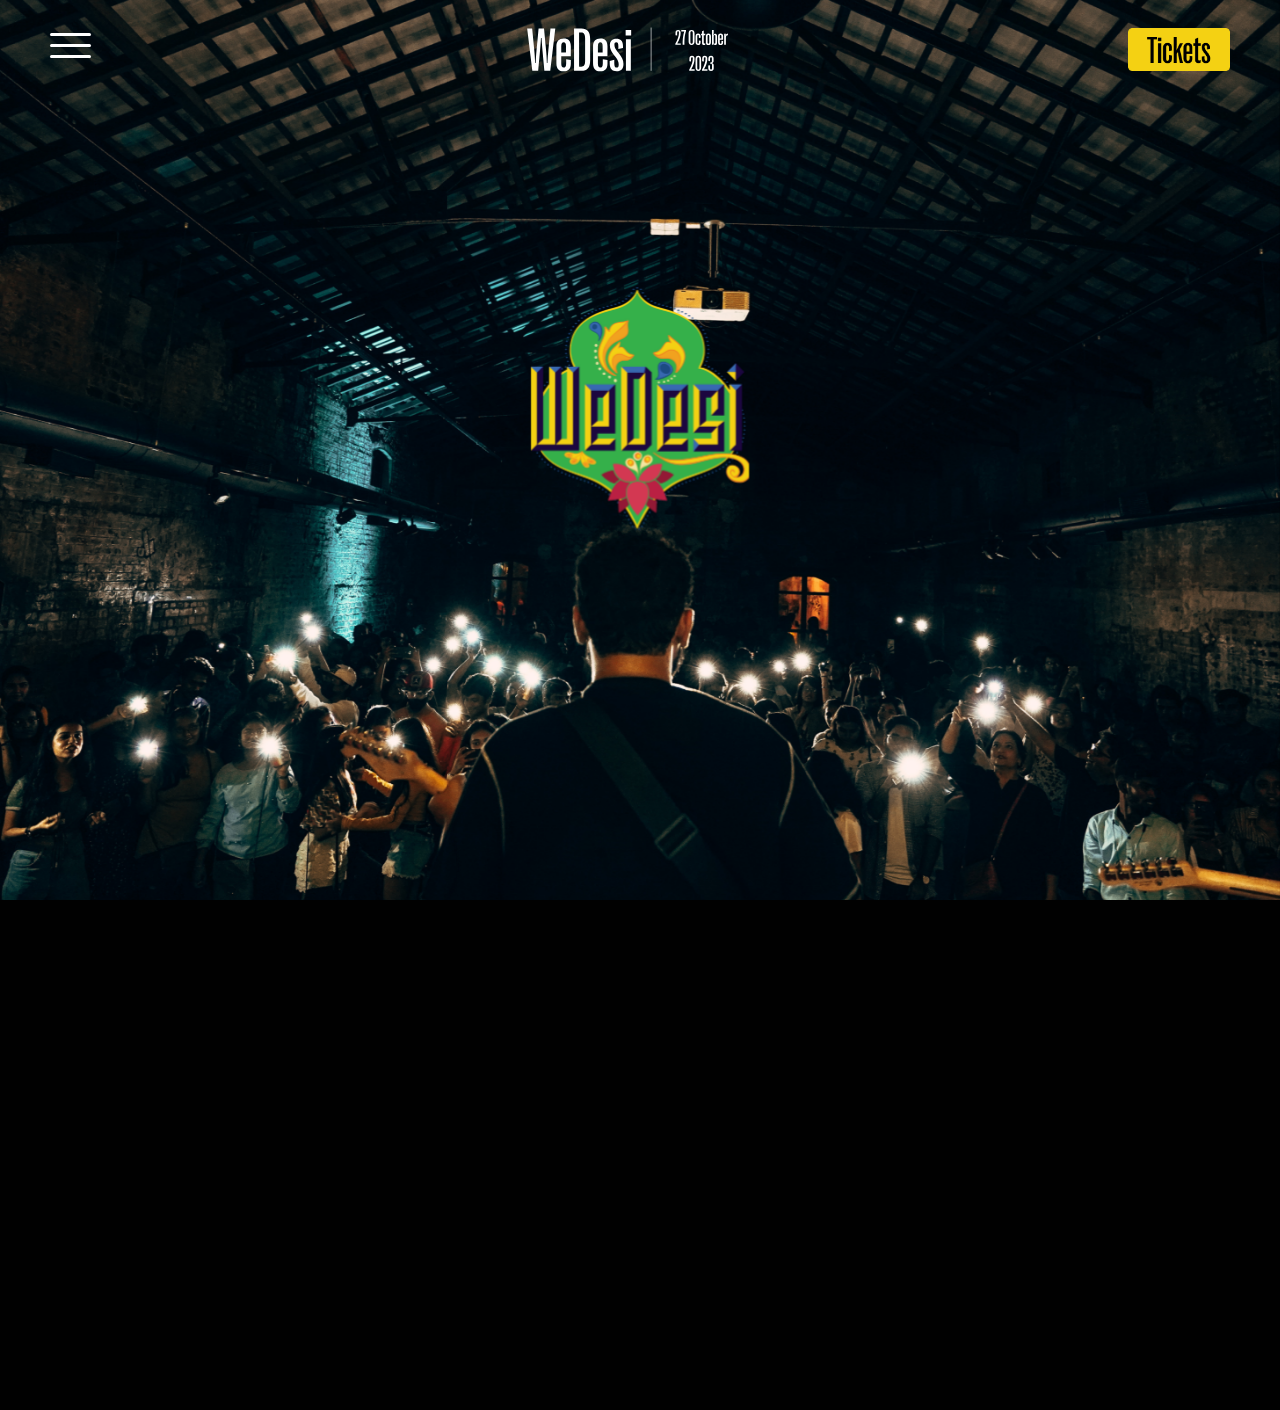
<file: index.html>
<!DOCTYPE html>
<html lang="en">
<head>

	<meta charset="UTF-8">
	<meta http-equiv="X-UA-Compatible" content="IE=edge">
	<meta name="viewport" content="width=device-width, initial-scale=1.0">
	<link rel="icon" type="image/x-icon" href="img/favicon.ico">
	<title>WeDesi</title>

	<link rel="stylesheet" href="css/main.css">

	<script src="libs/gsap/gsap.min.js" defer></script>
	<script src="libs/gsap/ScrollTrigger.min.js" defer></script>
	<script src="libs/gsap/ScrollSmoother.min.js" defer></script>
    <link rel="stylesheet" href="https://cdnjs.cloudflare.com/ajax/libs/OwlCarousel2/2.3.4/assets/owl.carousel.min.css" integrity="sha512-tS3S5qG0BlhnQROyJXvNjeEM4UpMXHrQfTGmbQ1gKmelCxlSEBUaxhRBj/EFTzpbP4RVSrpEikbmdJobCvhE3g==" crossorigin="anonymous" referrerpolicy="no-referrer" />
    <link rel="stylesheet" href="https://cdnjs.cloudflare.com/ajax/libs/OwlCarousel2/2.3.4/assets/owl.theme.default.css" integrity="sha512-OTcub78R3msOCtY3Tc6FzeDJ8N9qvQn1Ph49ou13xgA9VsH9+LRxoFU6EqLhW4+PKRfU+/HReXmSZXHEkpYoOA==" crossorigin="anonymous" referrerpolicy="no-referrer" />
	<script src="js/app.js" defer></script>

</head>
<body>
	<!-- ---------------------------------------------------------- -->
	<nav class="nav" id="nav">
		<div id="menu">
		  <div id="menu-bar" onclick="menuOnClick()">
			<div id="bar1" class="bar"></div>
			<div id="bar2" class="bar"></div>
			<div id="bar3" class="bar"></div>
		  </div>
		<ul id="vis">
		  <li><a href="#12" class="sizee"><h2>About Us</h2></a></li>
		  <li><a href="1/index.html" class="sizee"><h2>Contact Us</h2></a></li>
		  <li><a href="#"></a></li>
		  <li><a href="#"></a></li>
		</ul>
		<div class="datediv">
		  <img src="img/date.svg" alt="" class="date">
		</div>
		
		  <!-- <div class="ticket_container"> -->
			<a href="1/index2.html" class="ticketa">
			  <img src="img/ticket.png" alt="" class="ticket">
			</a>
		  
		</div>
	  </nav> 
	
	
	<div class="menu-bg" id="menu-bg"></div>
	<!-- ---------------------------------------------------------- -->
	<div class="wrapper">
		<div class="content">

			<header class="main-header">
				<div class="layers">
					<div class="layer__header">
						<div class="layers__caption"></div>
						<!-- <div class="layers__title">WeDesi</div> -->
						<img src="WeDesi_logo.png" alt="" class="logo">
					</div>
					<div class="layer layers__base" style="background-image: url(img/3.png);"></div>
					<div class="layer layers__middle" style="background-image: url(img/2.png);"></div>
					<div class="layer layers__front" style="background-image: url(img/1.png);"></div>
				</div>
				
			</header>
			<div class="mainsecondpage" id="12">
				<div class="secondpage">
					<h1 class="about-heading">ABOUT US</h1>
				</div>
				<div class="some">
					<div class="owl-carousel owl-theme">
						<div class="item"><img src="img/101.png" alt=""></div>
						<div class="item"><img src="img/102.png" alt=""></div>
						<div class="item"><img src="img/103.png" alt=""></div>
						<div class="item"><img src="img/104.png" alt=""></div>
					</div>
					<div id="footer">
						<a href="policy/terms.html" class="policycenter">
							<p style="color: white;">
								terms and conditions
							</p>
						</a>
						<a href="policy/privacy.html" class="policycenter">
							<p style="color: white;">
								privacy policy
							</p>
						</a>
						<a href="policy/return.html" class="policycenter">
							<p style="color: white;">
								refund and cancelation
							</p>
						</a>
							
					</div>
				</div>
			</div>

					
		</div>
		
	</div>
	
	<script src="https://cdnjs.cloudflare.com/ajax/libs/jquery/3.7.1/jquery.min.js" integrity="sha512-v2CJ7UaYy4JwqLDIrZUI/4hqeoQieOmAZNXBeQyjo21dadnwR+8ZaIJVT8EE2iyI61OV8e6M8PP2/4hpQINQ/g==" crossorigin="anonymous" referrerpolicy="no-referrer"></script>
    <script src="https://cdnjs.cloudflare.com/ajax/libs/OwlCarousel2/2.3.4/owl.carousel.min.js" integrity="sha512-bPs7Ae6pVvhOSiIcyUClR7/q2OAsRiovw4vAkX+zJbw3ShAeeqezq50RIIcIURq7Oa20rW2n2q+fyXBNcU9lrw==" crossorigin="anonymous" referrerpolicy="no-referrer"></script>
    
</body>
</html>
</file>
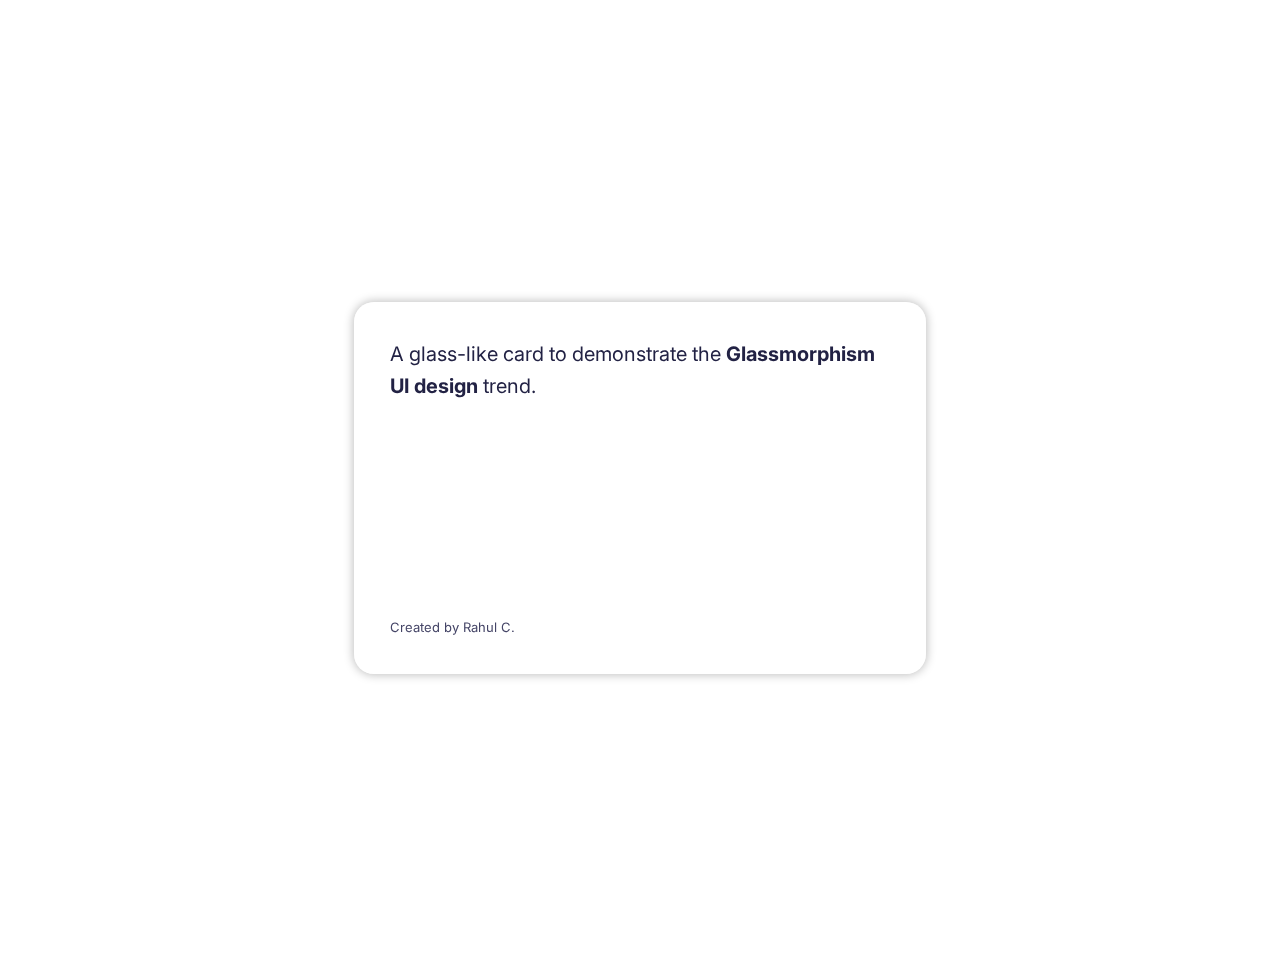
<file: glassmorphism-simple-card-ui/dist/index.html>
<!DOCTYPE html>
<html lang="en" >
<head>
  <meta charset="UTF-8">
  <title>CodePen - Glassmorphism: Simple Card UI</title>
  <meta name="viewport" content="width=device-width, initial-scale=1">
<link href="https://fonts.googleapis.com/css2?family=Inter:wght@400;900&display=swap" rel="stylesheet">
<link rel="stylesheet" href="./style.css">

</head>
<body>
<!-- partial:index.partial.html -->
<div class="card">
  <p>A glass-like card to demonstrate the <strong>Glassmorphism UI design</strong> trend.</p>
  <p class="card-footer">Created by Rahul C.</p>
</div>
<!-- partial -->
  
</body>
</html>
</file>
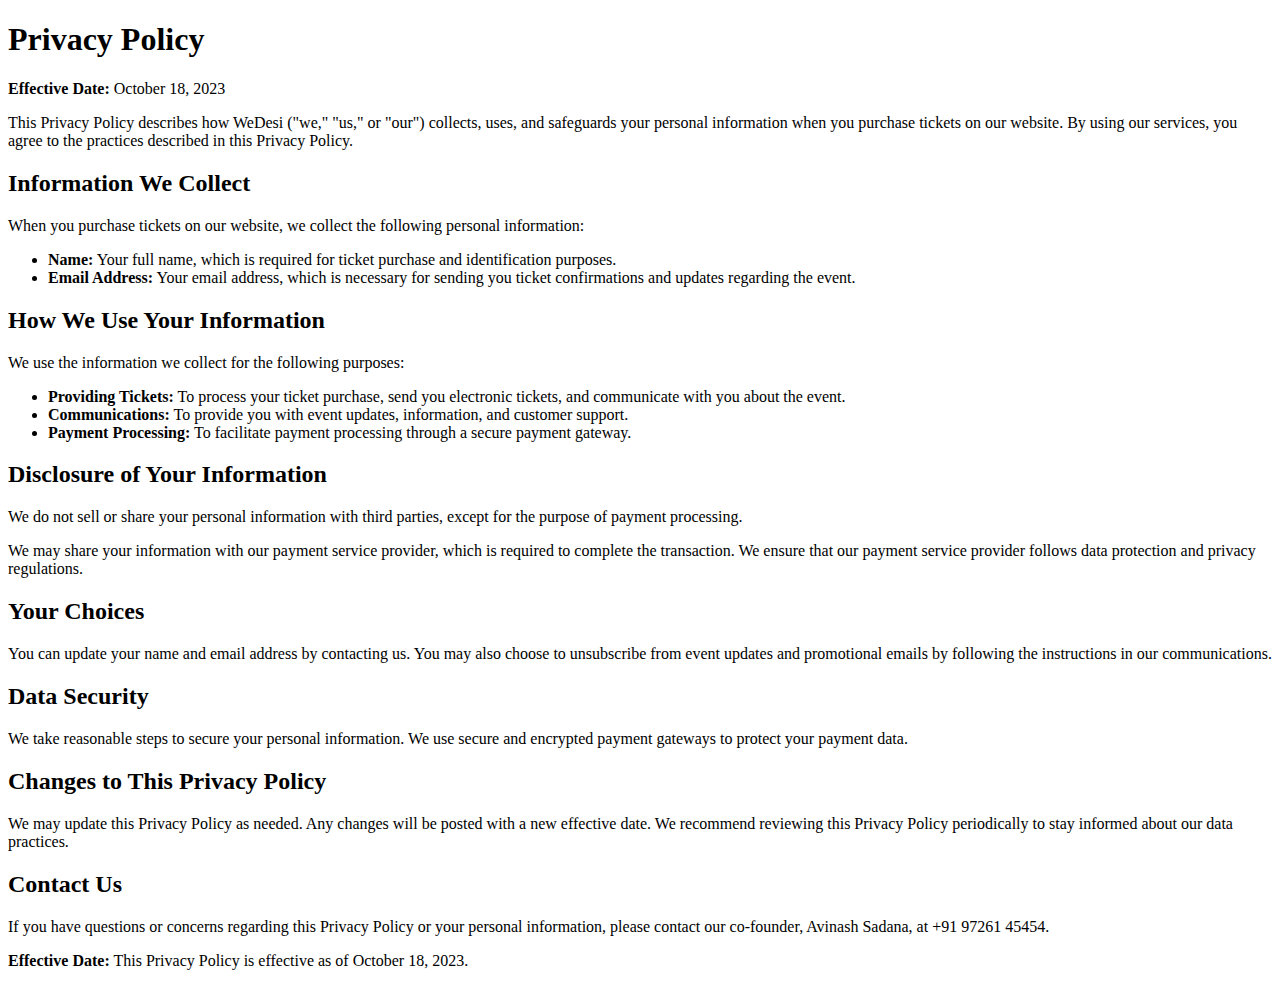
<file: policy/privacy.html>
<!DOCTYPE html>
<html lang="en">
<head>
    <meta charset="UTF-8">
    <meta http-equiv="X-UA-Compatible" content="IE=edge">
    <meta name="viewport" content="width=device-width, initial-scale=1.0">
    <title>Privacy Policy - WeDesi</title>
</head>
<body>
    <h1>Privacy Policy</h1>
    <p><strong>Effective Date:</strong> October 18, 2023</p>

    <p>This Privacy Policy describes how WeDesi ("we," "us," or "our") collects, uses, and safeguards your personal information when you purchase tickets on our website. By using our services, you agree to the practices described in this Privacy Policy.</p>

    <h2>Information We Collect</h2>
    <p>When you purchase tickets on our website, we collect the following personal information:</p>
    <ul>
        <li><strong>Name:</strong> Your full name, which is required for ticket purchase and identification purposes.</li>
        <li><strong>Email Address:</strong> Your email address, which is necessary for sending you ticket confirmations and updates regarding the event.</li>
    </ul>

    <h2>How We Use Your Information</h2>
    <p>We use the information we collect for the following purposes:</p>
    <ul>
        <li><strong>Providing Tickets:</strong> To process your ticket purchase, send you electronic tickets, and communicate with you about the event.</li>
        <li><strong>Communications:</strong> To provide you with event updates, information, and customer support.</li>
        <li><strong>Payment Processing:</strong> To facilitate payment processing through a secure payment gateway.</li>
    </ul>

    <h2>Disclosure of Your Information</h2>
    <p>We do not sell or share your personal information with third parties, except for the purpose of payment processing.</p>
    <p>We may share your information with our payment service provider, which is required to complete the transaction. We ensure that our payment service provider follows data protection and privacy regulations.</p>

    <h2>Your Choices</h2>
    <p>You can update your name and email address by contacting us. You may also choose to unsubscribe from event updates and promotional emails by following the instructions in our communications.</p>

    <h2>Data Security</h2>
    <p>We take reasonable steps to secure your personal information. We use secure and encrypted payment gateways to protect your payment data.</p>

    <h2>Changes to This Privacy Policy</h2>
    <p>We may update this Privacy Policy as needed. Any changes will be posted with a new effective date. We recommend reviewing this Privacy Policy periodically to stay informed about our data practices.</p>

    <h2>Contact Us</h2>
    <p>If you have questions or concerns regarding this Privacy Policy or your personal information, please contact our co-founder, Avinash Sadana, at +91 97261 45454.</p>

    <p><strong>Effective Date:</strong> This Privacy Policy is effective as of October 18, 2023.</p>
</body>
</html>
</file>
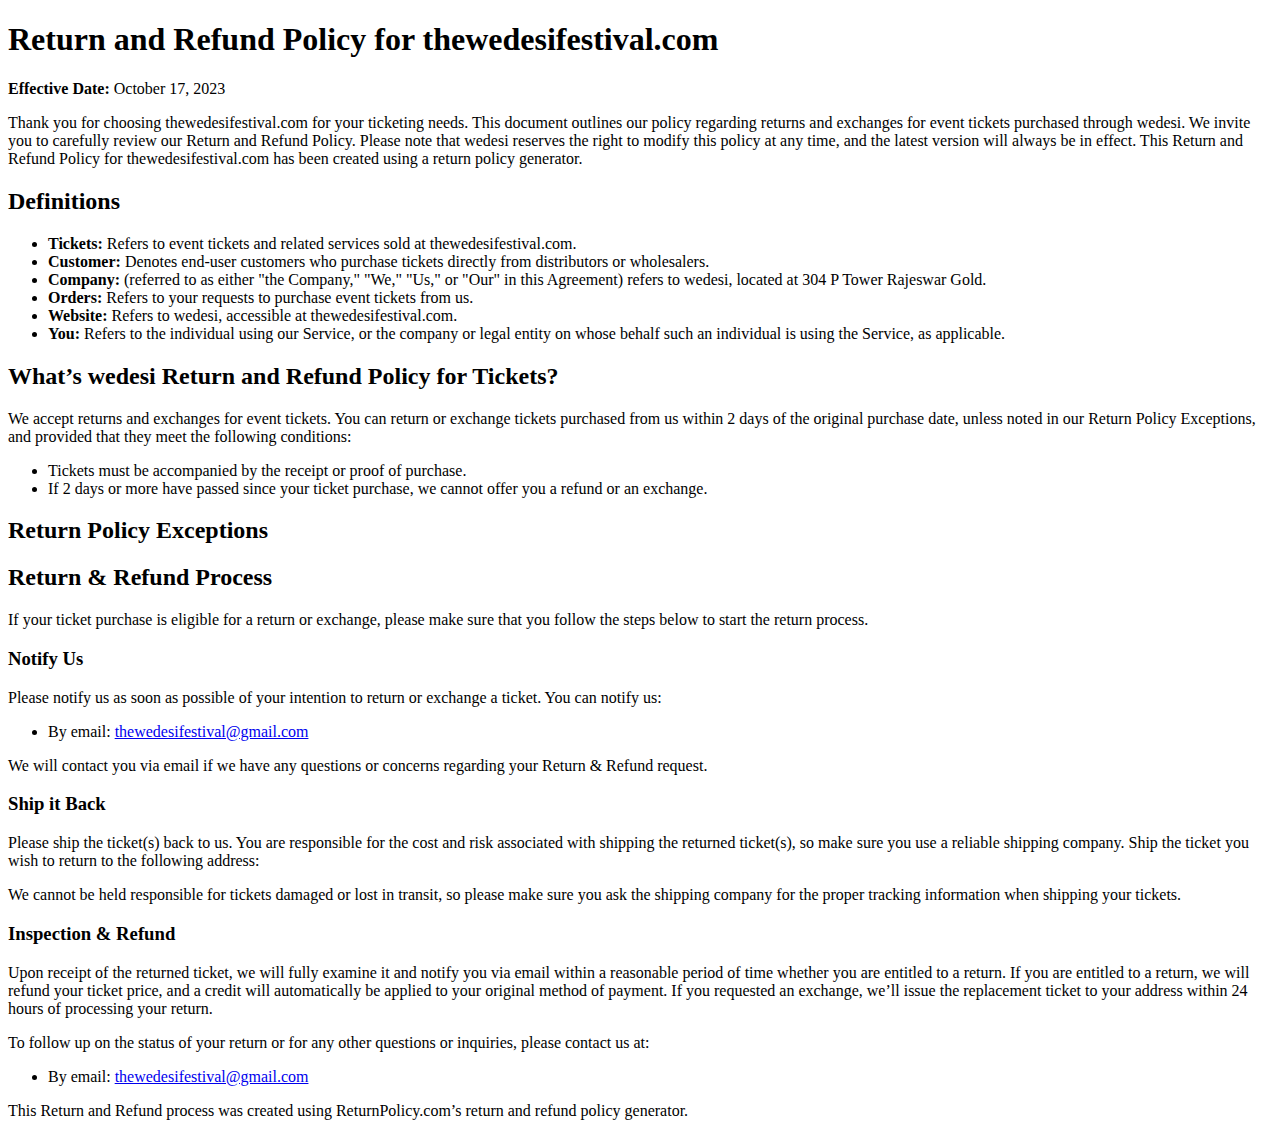
<file: policy/return.html>
<!DOCTYPE html>
<html>
<head>
    <title>Return and Refund Policy for thewedesifestival.com</title>
</head>
<body>
    <h1>Return and Refund Policy for thewedesifestival.com</h1>
    <p><strong>Effective Date:</strong> October 17, 2023</p>

    <p>Thank you for choosing thewedesifestival.com for your ticketing needs. This document outlines our policy regarding returns and exchanges for event tickets purchased through wedesi. We invite you to carefully review our Return and Refund Policy. Please note that wedesi reserves the right to modify this policy at any time, and the latest version will always be in effect. This Return and Refund Policy for thewedesifestival.com has been created using a return policy generator.</p>

    <h2>Definitions</h2>
    <ul>
        <li><strong>Tickets:</strong> Refers to event tickets and related services sold at thewedesifestival.com.</li>
        <li><strong>Customer:</strong> Denotes end-user customers who purchase tickets directly from distributors or wholesalers.</li>
        <li><strong>Company:</strong> (referred to as either "the Company," "We," "Us," or "Our" in this Agreement) refers to wedesi, located at 304 P Tower Rajeswar Gold.</li>
        <li><strong>Orders:</strong> Refers to your requests to purchase event tickets from us.</li>
        <li><strong>Website:</strong> Refers to wedesi, accessible at thewedesifestival.com.</li>
        <li><strong>You:</strong> Refers to the individual using our Service, or the company or legal entity on whose behalf such an individual is using the Service, as applicable.</li>
    </ul>

    <h2>What’s wedesi Return and Refund Policy for Tickets?</h2>
    <p>We accept returns and exchanges for event tickets. You can return or exchange tickets purchased from us within 2 days of the original purchase date, unless noted in our Return Policy Exceptions, and provided that they meet the following conditions:</p>
    <ul>
        <li>Tickets must be accompanied by the receipt or proof of purchase.</li>
        <li>If 2 days or more have passed since your ticket purchase, we cannot offer you a refund or an exchange.</li>
    </ul>

    <h2>Return Policy Exceptions</h2>
    <!-- Add specific return policy exceptions here -->

    <h2>Return & Refund Process</h2>
    <p>If your ticket purchase is eligible for a return or exchange, please make sure that you follow the steps below to start the return process.</p>

    <h3>Notify Us</h3>
    <p>Please notify us as soon as possible of your intention to return or exchange a ticket. You can notify us:</p>
    <ul>
        <li>By email: <a href="mailto:thewedesifestival@gmail.com">thewedesifestival@gmail.com</a></li>
    </ul>
    <p>We will contact you via email if we have any questions or concerns regarding your Return & Refund request.</p>

    <h3>Ship it Back</h3>
    <p>Please ship the ticket(s) back to us. You are responsible for the cost and risk associated with shipping the returned ticket(s), so make sure you use a reliable shipping company. Ship the ticket you wish to return to the following address:</p>
    <!-- Add the address and contact information here -->

    <p>We cannot be held responsible for tickets damaged or lost in transit, so please make sure you ask the shipping company for the proper tracking information when shipping your tickets.</p>

    <h3>Inspection & Refund</h3>
    <p>Upon receipt of the returned ticket, we will fully examine it and notify you via email within a reasonable period of time whether you are entitled to a return. If you are entitled to a return, we will refund your ticket price, and a credit will automatically be applied to your original method of payment. If you requested an exchange, we’ll issue the replacement ticket to your address within 24 hours of processing your return.</p>

    <p>To follow up on the status of your return or for any other questions or inquiries, please contact us at:</p>
    <ul>
        <li>By email: <a href="mailto:thewedesifestival@gmail.com">thewedesifestival@gmail.com</a></li>
    </ul>

    <p>This Return and Refund process was created using ReturnPolicy.com’s return and refund policy generator.</p>
</body>
</html>
</file>
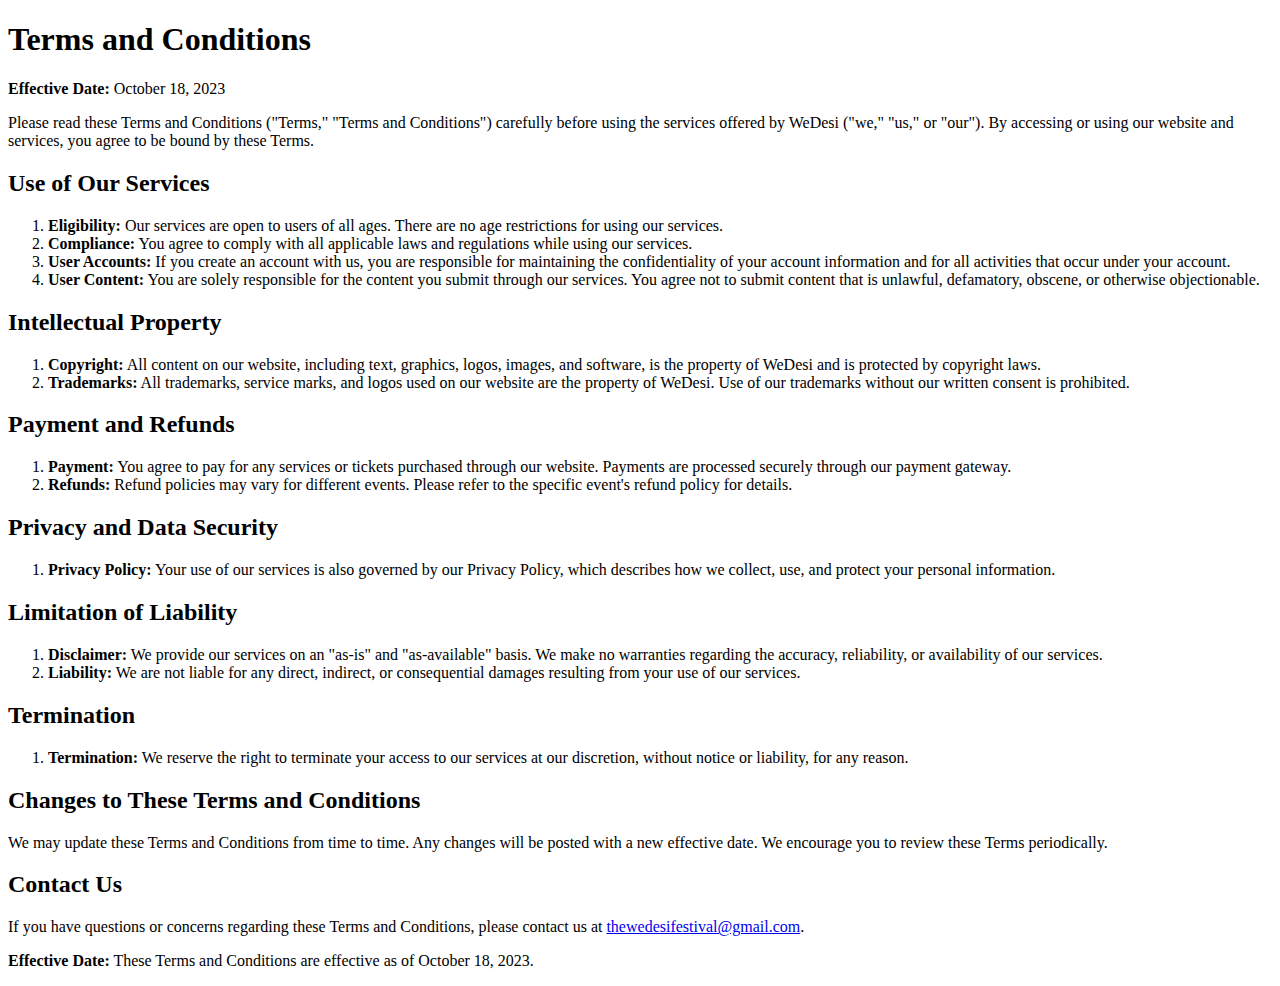
<file: policy/terms.html>
<!DOCTYPE html>
<html lang="en">
<head>
    <meta charset="UTF-8">
    <meta http-equiv="X-UA-Compatible" content="IE=edge">
    <meta name="viewport" content="width=device-width, initial-scale=1.0">
    <title>Terms and Conditions - WeDesi</title>
</head>
<body>
    <h1>Terms and Conditions</h1>
    <p><strong>Effective Date:</strong> October 18, 2023</p>

    <p>Please read these Terms and Conditions ("Terms," "Terms and Conditions") carefully before using the services offered by WeDesi ("we," "us," or "our"). By accessing or using our website and services, you agree to be bound by these Terms.</p>

    <h2>Use of Our Services</h2>
    <ol>
        <li>
            <strong>Eligibility:</strong> Our services are open to users of all ages. There are no age restrictions for using our services.
        </li>
        <li>
            <strong>Compliance:</strong> You agree to comply with all applicable laws and regulations while using our services.
        </li>
        <li>
            <strong>User Accounts:</strong> If you create an account with us, you are responsible for maintaining the confidentiality of your account information and for all activities that occur under your account.
        </li>
        <li>
            <strong>User Content:</strong> You are solely responsible for the content you submit through our services. You agree not to submit content that is unlawful, defamatory, obscene, or otherwise objectionable.
        </li>
    </ol>

    <h2>Intellectual Property</h2>
    <ol>
        <li>
            <strong>Copyright:</strong> All content on our website, including text, graphics, logos, images, and software, is the property of WeDesi and is protected by copyright laws.
        </li>
        <li>
            <strong>Trademarks:</strong> All trademarks, service marks, and logos used on our website are the property of WeDesi. Use of our trademarks without our written consent is prohibited.
        </li>
    </ol>

    <h2>Payment and Refunds</h2>
    <ol>
        <li>
            <strong>Payment:</strong> You agree to pay for any services or tickets purchased through our website. Payments are processed securely through our payment gateway.
        </li>
        <li>
            <strong>Refunds:</strong> Refund policies may vary for different events. Please refer to the specific event's refund policy for details.
        </li>
    </ol>

    <h2>Privacy and Data Security</h2>
    <ol>
        <li>
            <strong>Privacy Policy:</strong> Your use of our services is also governed by our Privacy Policy, which describes how we collect, use, and protect your personal information.
        </li>
    </ol>

    <h2>Limitation of Liability</h2>
    <ol>
        <li>
            <strong>Disclaimer:</strong> We provide our services on an "as-is" and "as-available" basis. We make no warranties regarding the accuracy, reliability, or availability of our services.
        </li>
        <li>
            <strong>Liability:</strong> We are not liable for any direct, indirect, or consequential damages resulting from your use of our services.
        </li>
    </ol>

    <h2>Termination</h2>
    <ol>
        <li>
            <strong>Termination:</strong> We reserve the right to terminate your access to our services at our discretion, without notice or liability, for any reason.
        </li>
    </ol>

    <h2>Changes to These Terms and Conditions</h2>
    <p>We may update these Terms and Conditions from time to time. Any changes will be posted with a new effective date. We encourage you to review these Terms periodically.</p>

    <h2>Contact Us</h2>
    <p>If you have questions or concerns regarding these Terms and Conditions, please contact us at <a href="mailto:thewedesifestival@gmail.com">thewedesifestival@gmail.com</a>.</p>

    <p><strong>Effective Date:</strong> These Terms and Conditions are effective as of October 18, 2023.</p>
</body>
</html>
</file>
<file: css/main.css>
* {
	margin: 0;
	padding: 0;
	box-sizing: border-box;
}
.img21{
	width: 30%;
	height: 40%;
}
:root {
	--index: calc(1vw + 1vh);
	--text: #e7e7e0;
	--transition: transform .75s cubic-bezier(.075, .5, 0, 1);
}
@font-face {
	font-family: raleway_f;
	src: url(../fonts/RightGrotesk-TightMedium.otf);
}
@font-face {
	font-family: raleway_f;
	src: url(../fonts/RightGrotesk-TightMedium.otf);
	font-weight: 900;
}
body {
	background-color: #010101;
	font-family: raleway_f, sans-serif;
	line-height: 1.55;
}
.main-header {
	position: relative;
}
.main-header::after {
	content: '';
	position: absolute;
	z-index: 100;
	width: 100%;
	height: calc(var(--index) * 10);
	/* background-image: url(../img/ground.png);	 */
	background-size: cover;
	background-repeat: no-repeat;
	background-position: center;
	bottom: calc(var(--index) * -4.5);
}
.layers {
	height: 100vh;
	display: flex;
	align-items: center;
	justify-content: center;
	text-align: center;
	overflow: hidden;
	position: relative;
}
.layer {
	height: 100%;
	width: 100%;
	position: absolute;
	background-size: cover;
	background-position: center;
	will-change: transform;
	z-index: 2;
	transition: var(--transition);
}
.layers__base {
	transform: translate3d(0, calc(var(--scrollTop) / 1.6), 0);
	z-index: 0;
}
.layers__middle {
	transform: translate3d(0, calc(var(--scrollTop) / 2.5), 0);
}
.layers__front {
	transform: translate3d(0, calc(var(--scrollTop) / 5.7), 0);
}

body::-webkit-scrollbar{
    width: 0.5rem;
    
}
body::-webkit-scrollbar-track{
    background: #1e1e24;
}
body::-webkit-scrollbar-thumb{
    background: #23582C;
}	
.layer__header {
	z-index: 1;
	transform: translate3d(0, calc(var(--scrollTop) / 2), 0);
	transition: var(--transition);
	will-change: transform;
	/* text-transform:  ; */
	font-weight: 900;
	color: var(--text);
	text-shadow: 0 0 15px #9d822b;
	
}
.layers__title {
	font-size: calc(var(--index) * 2.65);
	letter-spacing: calc(var(--index) / 2.25);
}
.layers__caption {
	font-size: calc(var(--index) / 1.175);
	letter-spacing: calc(var(--index) / 3.5);
	margin-top: calc(var(--index) * -.75);
}
.main-article {
	--main-article-transform: translate3d(0, calc(var(--scrollTop) / -7.5), 0);
	min-height: 100vh;
	background-size: cover;
	background-position: center;
	color: var(--text);
	display: flex;
	justify-content: center;
	align-items: center;
	position: relative;
	text-align: center;
	/* Update: */
	top: -1px;
	z-index: 10;
}
.main-article__header {
	text-transform: uppercase;
	font-size: calc(var(--index) * 1.8);
	letter-spacing: calc(var(--index) / 7.5);
	transform: var(--main-article-transform);
	transition: var(--transition);
	will-change: transform;
}
.main-article__paragraph {
	max-width: calc(var(--index) * 30);
	font-size: calc(var(--index) * .9);
	margin-top: calc(var(--index) / 1.25);
	transform: var(--main-article-transform);
	transition: var(--transition);
	will-change: transform;
}
.content {
	will-change: transform;
}
.copy {
	position: absolute;
	bottom: calc(var(--index) * 2.5);
	opacity: .45;
	font-size: calc(var(--index) * .75);
	letter-spacing: calc(var(--index) / 37.5);
}
.logo{
	width: 50%;
	z-index: 999;
	margin-bottom: 60px;
}
#menu {
	z-index: 2;
	/* background-color: black; */
	
	width: 100%;
	margin: 22px 0px 0px 0px;  
	display: flex;
	justify-content: space-between;
	align-items: center;
	/* position: fixed; */
  }
  
  #menu-bar {
	width: 45px;
	height: 40px;
	margin-left: 50px;
	cursor: pointer;
  }
  
  .bar {
	height: 3px;
	width: 90%;
	background-color: white;
	display: block;
	border-radius: 5px;
	transition: 0.3s ease;
	margin-top: 04px;
  }
  .datediv{
	width: 17%;
  }
  .date{
	margin-left: 17px;
	width: 100%;
  }
  #bar1 {
	transform: translateY(-4px);
  }
  
  #bar3 {
	transform: translateY(4px);
  }
  
  .nav {
	z-index: 999;
	position: fixed;
  	top: 0;
  	left: 0;
  	right: 0;
  	transition: 0.3s ease;
  }
  #nav{
	/* position: fixed; */
  }
  .ticketa{
	width: 08%;
	margin-right: 50px;
  }
  .ticket{
	width: 100%;
  }
  
  .nav ul {
	padding: 0 22px;
  }
  
  .nav li {
	list-style: none;
	padding: 12px 0;
  }
  
  .nav li a {
	color: rgb(0, 0, 0);
	font-size: 20px;
	text-decoration: none;
  }
  #vis{
	  display: none;
	  margin-top: 19%;
	  position: absolute;
	  margin-left: 25px;
  }
  .sizee{
	font-size: ;
  }
  .ticket{
	
  }
  
  .nav li a:hover {
	font-weight: bold;
  }
  
  .menu-bg, #menu {
	top: 0;
	left: 0;
	position: absolute;
  }
  
  .menu-bg {
	z-index: 1;
	width: 0;
	height: 0;
	margin: 30px 0 20px 20px;
	position: fixed;
	background: radial-gradient(circle, #fffb13, #b9e338);
	border-radius: 50%;
	transition: 0.3s ease;
  }
  
  .change {
	display: block;
  }
  
  .change .bar {
	background-color: rgb(0, 0, 0);
  }
  
  .change #bar1 {
	transform: translateY(4px) rotateZ(-45deg);
  }
  
  .change #bar2 {
	opacity: 0;
  }
  
  .change #bar3 {
	transform: translateY(-6px) rotateZ(45deg);
  }
  
  .change-bg {
	width: 520px;
	height: 460px;
	transform: translate(-60%,-30%);
  }
  .mainsecondpage{
	/* height: 100vh; */
	margin-left: 50px;
  }
  .secondpage{
	margin-top: 60px;
	/* width: 100vh; */
	background-color: black;
  }
  .about-heading{
	color: white;
	/* margin-top: 100px; */
	font-size: 200px;
  }
  .some{
	height: 01%;
  }
.item img{
    width: 100%;
    height: 100%;
}
.item{
    width: 100%;
    height: 100%;
}
.same{
    height: 500px;
    width: 500px;
}
#footer{
	text-align: center;
	position: flex;
	justify-content: space-between;
	margin-top: 40px;
	height: 100px;
	width: 100%;
	font-family: 'Times New Roman', Times, serif;
}
.policycenter{
	margin-top: 10px;
	margin-right: 20px;
	display: inline-block;
}
@media screen and (max-width: 768px) {
    .date{
		/* margin-left: 17px; */
		width: 100%;
		/* margin-bottom: 1000px; */
	}
	.datediv{
		width: 45%;
		margin-right: 10px;
	  }

	.ticketa{
		width: 18%;
		margin-right: 10px;
	  }
	.ticket{
		width: 100%;
	  }
	#menu {
		z-index: 2;
		/* background-color: black; */
		
		width: 100%;
		margin: 35px 0px 0px 0px;  
		display: flex;
		justify-content: space-between;
		align-items: center;
	  }

	#vis{
		display: none;
		margin-top: 68%;
		margin-left: 220%;
		position: absolute;
		margin-left: 10px;
	}
	#menu-bar {
		width: 45px;
		height: 40px;
		margin-left: 10px;
		cursor: pointer;
	  }
	.logo{
		width: 50%;
		z-index: 999;
		margin-bottom: 100px;
	}
	.about-heading{
		color: white;
		/* margin-top: 100px; */
		font-size: 100px;
	  }
	  .mainsecondpage{
		/* height: 100vh; */
		margin-left: 15px;
	  }
	  .some{
		margin-top: 40px;
	  }
}
</file>
<file: glassmorphism-simple-card-ui/dist/style.css>
:root {
  font-size: 20px;
  box-sizing: inherit;
}

*,
*:before,
*:after {
  box-sizing: inherit;
}

p {
  margin: 0;
}

p:not(:last-child) {
  margin-bottom: 1.5em;
}

body {
  font: 1em/1.618 Inter, sans-serif;
  display: flex;
  align-items: center;
  justify-content: center;
  min-height: 100vh;
  padding: 30px;
  color: #224;
  background: url(https://source.unsplash.com/E8Ufcyxz514/2400x1823) center/cover no-repeat fixed;
}

.card {
  max-width: 300px;
  min-height: 200px;
  display: flex;
  flex-direction: column;
  justify-content: space-between;
  max-width: 500px;
  height: 300px;
  padding: 35px;
  border: 1px solid rgba(255, 255, 255, 0.25);
  border-radius: 20px;
  background-color: rgba(255, 255, 255, 0.45);
  box-shadow: 0 0 10px 1px rgba(0, 0, 0, 0.25);
  backdrop-filter: blur(15px);
}

.card-footer {
  font-size: 0.65em;
  color: #446;
}
</file>
